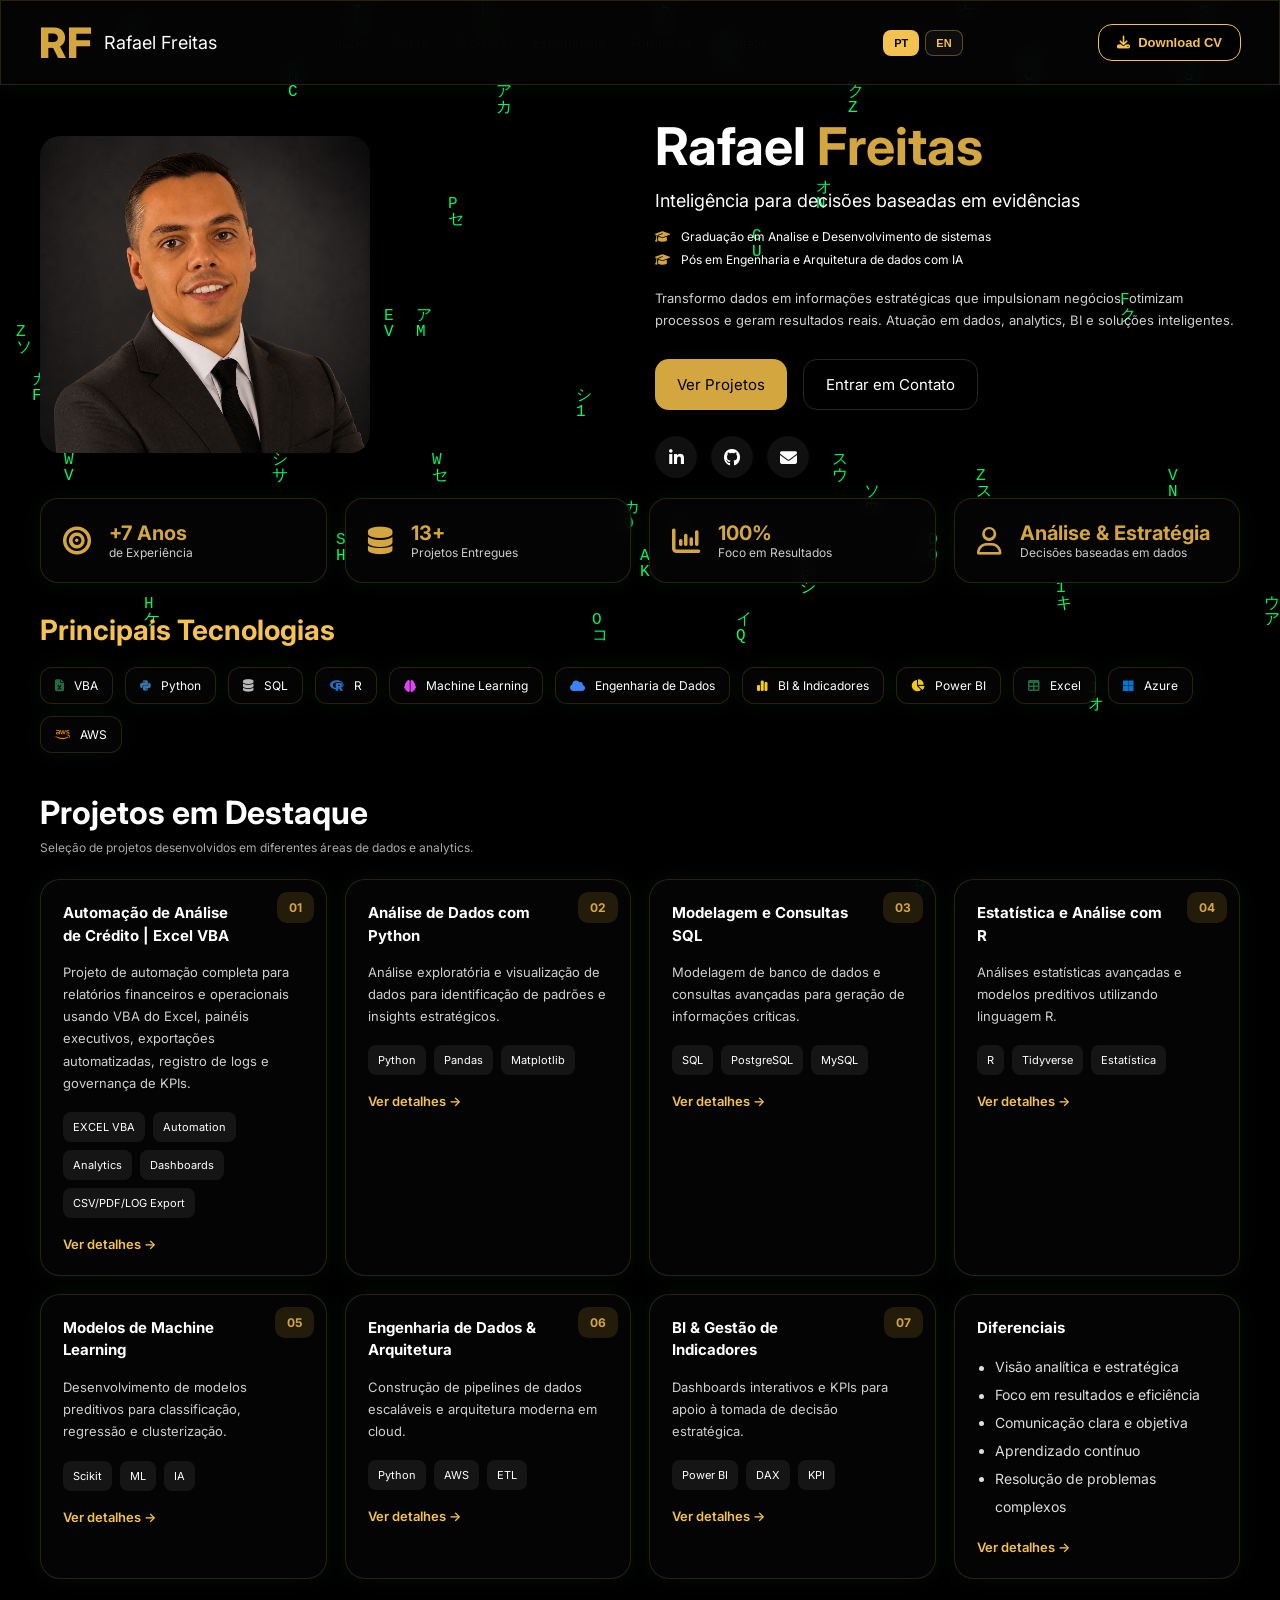
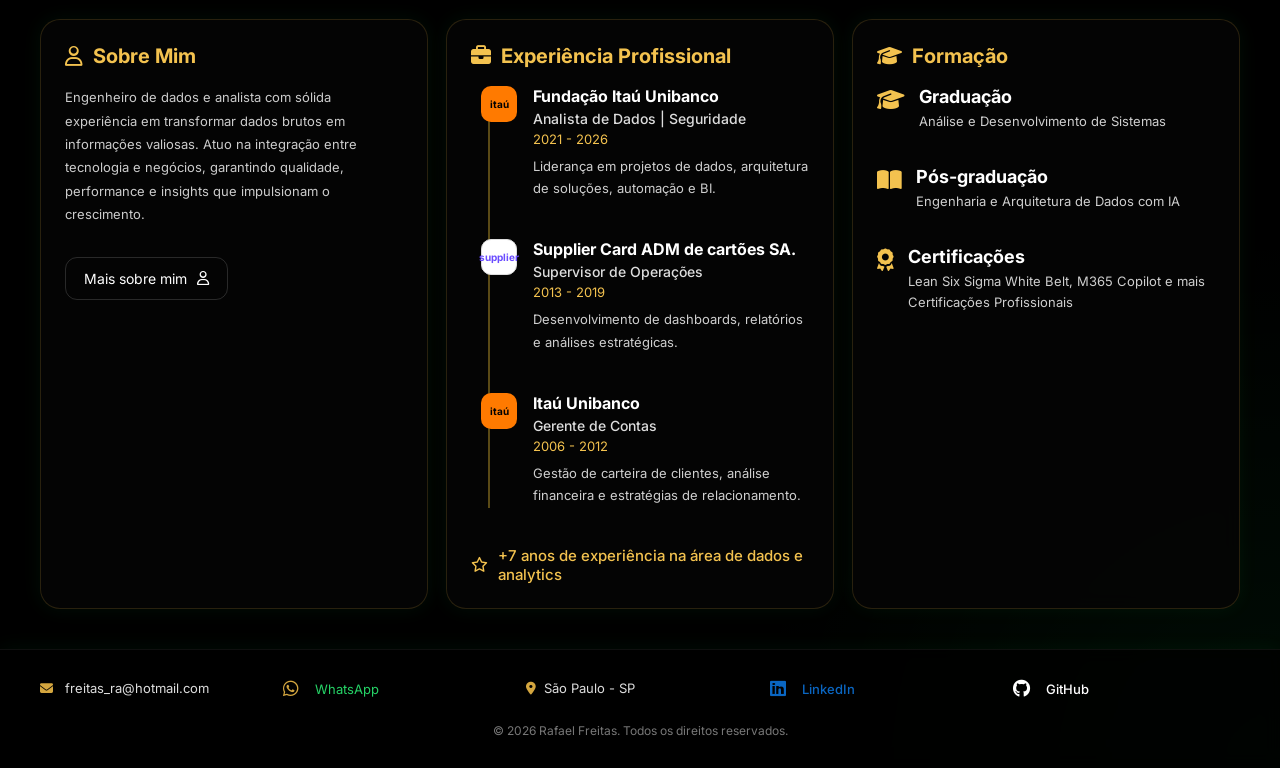
<file: index.html>
<!DOCTYPE html>
<html lang="pt-br">
<head>
<meta charset="UTF-8">
<meta name="viewport" content="width=device-width, initial-scale=1.0">
<title>Rafael Freitas | Portfolio</title>

<link rel="stylesheet" href="style.css">
<link rel="preconnect" href="https://fonts.googleapis.com">
<link rel="preconnect" href="https://fonts.gstatic.com" crossorigin>

<link href="https://fonts.googleapis.com/css2?family=Inter:wght@300;400;500;600;700;800&display=swap" rel="stylesheet">

<link rel="stylesheet" href="https://cdnjs.cloudflare.com/ajax/libs/font-awesome/6.5.2/css/all.min.css">
</head>

<body>

<canvas id="matrixCanvas"></canvas>


<header class="navbar">
  <div class="brand">
    <div class="logo">RF</div>
    <span>Rafael Freitas</span>
  </div>

  <nav>
    <a href="#" data-translate="home">Início</a>
    <a href="#sobre" data-translate="about">Sobre</a>
    <a href="#projetos" data-translate="projects">Projetos</a>
    <a href="#experiencia" data-translate="experience">Experiência</a>
    <a href="#formacao" data-translate="education">Formação</a>
    <a href="#contato" data-translate="contact">Contato</a>
  </nav>

  <div class="language-switch">
    <button id="pt-btn" class="lang-btn active">PT</button>
    <button id="en-btn" class="lang-btn">EN</button>
  </div>

  <div class="cv-dropdown">

    <button class="download-btn">
      <i class="fa-solid fa-download"></i>
      <span data-translate="downloadCV">Download CV</span>
    </button>

    <div class="cv-dropdown-content">

      <a href="assets/Rafael_Freitas_CV_PT.pdf" download>
        🇧🇷 Português
      </a>

      <a href="assets/Rafael_Freitas_CV_EN.pdf" download>
        🇺🇸 English
      </a>

    </div>

  </div>
</header>

<section class="hero">
  <div class="hero-image">
    <img src="assets/rafael.jpg" alt="Rafael Freitas">
  </div>

  <div class="hero-content">
    <h1>Rafael <span>Freitas</span></h1>

    <h2 data-translate="headline">
    Inteligência para decisões baseadas em evidências
    </h2>

    <div class="education">
      <p data-translate="heroGrad">
      <i class="fa-solid fa-graduation-cap"></i>
      Graduação em Analise e Desenvolvimento de sistemas
      </p>

      <p data-translate="heroPost">
      <i class="fa-solid fa-graduation-cap"></i>
      Pós em Engenharia e Arquitetura de dados com IA
      </p>
    </div>

    <p class="description" data-translate="summary">
      Transformo dados em informações estratégicas que impulsionam negócios,
      otimizam processos e geram resultados reais.<br>
      Atuação em dados, analytics, BI e soluções inteligentes.
    </p>

    <div class="buttons">
      <a href="#projetos" class="gold-btn" data-translate="viewProjects">
      Ver Projetos
      </a>

      <a href="#contato" class="dark-btn" data-translate="contactBtn">
      Entrar em Contato
      </a>
    </div>

    <div class="socials">
      <a target="_blank" href="https://www.linkedin.com/in/rafael-freitas-441a898a"><i class="fa-brands fa-linkedin-in"></i></a>
      <a target="_blank" href="https://github.com/RafaelLF1985"><i class="fa-brands fa-github"></i></a>
      <a href="mailto:freitas_ra@hotmail.com"><i class="fa-solid fa-envelope"></i></a>
    </div>
  </div>
</section>

<section class="stats">
  <div class="stat-card">
    <i class="fa-solid fa-bullseye"></i>
    <div>
      <h3>+7 Anos</h3>
      <p data-translate="yearsExp">de Experiência</p>
    </div>
  </div>

  <div class="stat-card">
    <i class="fa-solid fa-database"></i>
    <div>
      <h3>13+</h3>
      <p data-translate="projectsDelivered">Projetos Entregues</p>
    </div>
  </div>

  <div class="stat-card">
    <i class="fa-solid fa-chart-column"></i>
    <div>
      <h3>100%</h3>
      <p data-translate="resultsFocus">Foco em Resultados</p>
    </div>
  </div>

  <div class="stat-card">
    <i class="fa-regular fa-user"></i>
    <div>
      <h3>Análise & Estratégia</h3>
      <p data-translate="dataDriven">Decisões baseadas em dados</p>
    </div>
  </div>
</section>

<section class="techs">
  <h3 data-translate="mainTech">
  Principais Tecnologias
  </h3>

  <div class="tech-grid">
    <div class="tech"><i style="color:#1D6F42" class="fa-solid fa-file-excel"></i> VBA</div>
    <div class="tech"><i style="color:#3776AB" class="fa-brands fa-python"></i> Python</div>
    <div class="tech"><i style="color:#B8B8B8" class="fa-solid fa-database"></i> SQL</div>
    <div class="tech"><i style="color:#276DC3" class="fa-brands fa-r-project"></i> R</div>
    <div class="tech"><i style="color:#D946EF" class="fa-solid fa-brain"></i> Machine Learning</div>
    <div class="tech"><i style="color:#3B82F6" class="fa-solid fa-cloud"></i><span data-translate="dataEngineering">Engenharia de Dados</span></div>
    <div class="tech"><i style="color:#FACC15" class="fa-solid fa-chart-simple"></i> BI & Indicadores</div>
    <div class="tech"><i style="color:#F2C811" class="fa-solid fa-chart-pie"></i> Power BI</div>
    <div class="tech"><i style="color:#1D6F42" class="fa-solid fa-table"></i> Excel</div>
    <div class="tech"><i style="color:#0078D4" class="fa-brands fa-microsoft"></i> Azure</div>
    <div class="tech"><i style="color:#FF9900" class="fa-brands fa-aws"></i> AWS</div>
  </div>
</section>

<section class="projects" id="projetos">
<h2 data-translate="featuredProjects">
Projetos em Destaque
</h2>
<p class="subtitle" data-translate="projectsSubtitle">
Seleção de projetos desenvolvidos em diferentes áreas de dados e analytics.</p>

<div class="cards">
<div class="card"><div class="num">01</div><h3 data-translate="vbaTitle">Automação de Análise de Crédito | Excel VBA</h3>
<p data-translate="vbaDesc">Projeto de automação completa para relatórios financeiros e operacionais usando VBA do Excel, painéis executivos, exportações automatizadas, registro de logs e governança de KPIs.</p><div class="tags"><span>EXCEL VBA</span><span>Automation</span><span>Analytics</span><span>Dashboards</span><span>CSV/PDF/LOG Export</span></div>

<a href="https://github.com/RafaelLF1985/credit-analytics-automation-vba?" class="details-btn">
<span data-translate="details">Ver detalhes →</span>
</a></div>

<div class="card"><div class="num">02</div><h3 data-translate="pythonTitle">Análise de Dados com Python</h3>
<p data-translate="pythonDesc">Análise exploratória e visualização de dados para identificação de padrões e insights estratégicos.</p><div class="tags"><span>Python</span><span>Pandas</span><span>Matplotlib</span></div>

<a href="projetos/python.html" class="details-btn">
<span data-translate="details">Ver detalhes →</span>
</a></div>

<div class="card"><div class="num">03</div><h3 data-translate="sqlTitle">Modelagem e Consultas SQL</h3>
<p data-translate="sqlDesc">Modelagem de banco de dados e consultas avançadas para geração de informações críticas.</p><div class="tags"><span>SQL</span><span>PostgreSQL</span><span>MySQL</span></div>

<a href="projetos/sql.html" class="details-btn">
<span data-translate="details">Ver detalhes →</span>
</a></div>

<div class="card"><div class="num">04</div><h3 data-translate="rTitle">Estatística e Análise com R</h3>
<p data-translate="rDesc">Análises estatísticas avançadas e modelos preditivos utilizando linguagem R.</p><div class="tags"><span>R</span><span>Tidyverse</span><span>Estatística</span></div>

<a href="projetos/r.html" class="details-btn">
<span data-translate="details">Ver detalhes →</span>
</a></div>

<div class="card"><div class="num">05</div><h3 data-translate="mlTitle">Modelos de Machine Learning</h3>
<p data-translate="mlDesc">Desenvolvimento de modelos preditivos para classificação, regressão e clusterização.</p><div class="tags"><span>Scikit</span><span>ML</span><span>IA</span></div>

<a href="projetos/ml.html" class="details-btn">
<span data-translate="details">Ver detalhes →</span>
</a></div>

<div class="card"><div class="num">06</div><h3 data-translate="dataTitle">Engenharia de Dados & Arquitetura</h3>
<p data-translate="dataDesc">Construção de pipelines de dados escaláveis e arquitetura moderna em cloud.</p><div class="tags"><span>Python</span><span>AWS</span><span>ETL</span></div>

<a href="projetos/engenharia-dados.html" class="details-btn">
<span data-translate="details">Ver detalhes →</span>
</a></div>

<div class="card"><div class="num">07</div><h3 data-translate="biTitle">BI & Gestão de Indicadores</h3>
<p data-translate="biDesc">Dashboards interativos e KPIs para apoio à tomada de decisão estratégica.</p><div class="tags"><span>Power BI</span><span>DAX</span><span>KPI</span></div>

<a href="projetos/bi.html" class="details-btn">
<span data-translate="details">Ver detalhes →</span>
</a></div>

<div class="card">

<h3 data-translate="differentialsTitle">
Diferenciais
</h3>

<ul>
<li data-translate="diff1">
Visão analítica e estratégica
</li>

<li data-translate="diff2">
Foco em resultados e eficiência
</li>

<li data-translate="diff3">
Comunicação clara e objetiva
</li>

<li data-translate="diff4">
Aprendizado contínuo
</li>

<li data-translate="diff5">
Resolução de problemas complexos
</li>
</ul>
<a href="projetos/bi.html" class="details-btn">
<span data-translate="details">Ver detalhes →</span>
</a>
</div>
</div>
</section>


<section class="bottom-grid">
<div class="info-card" id="sobre">
<h3><i class="fa-regular fa-user"></i> <span data-translate="aboutMe">Sobre Mim</span></h3>
<p data-translate="aboutText">
Engenheiro de dados e analista com sólida experiência em transformar dados brutos em informações valiosas.
Atuo na integração entre tecnologia e negócios, garantindo qualidade, performance e insights que impulsionam o crescimento.
</p>

<a class="about-btn" href="#">
<span data-translate="moreAbout">Mais sobre mim</span> <i class="fa-regular fa-user"></i>
</a>
</div>

<div class="info-card exp-card" id="experiencia">
<h3><i class="fa-solid fa-briefcase"></i> <span data-translate="professionalExperience">Experiência Profissional</span></h3>

<div class="timeline">

<div class="timeline-item">
<div class="timeline-icon ita">itaú</div>

<div class="timeline-content">
<h4 data-translate="exp1Company">Fundação Itaú Unibanco</h4>
<h5 data-translate="exp1Role">Analista de Dados | Seguridade</h5>
<span>2021 - 2026</span>
<p data-translate="exp1Desc">Liderança em projetos de dados, arquitetura de soluções, automação e BI.</p>
</div>
</div>

<div class="timeline-item">
<div class="timeline-icon supplier">supplier</div>

<div class="timeline-content">
<h4 data-translate="exp2Company">Supplier Card ADM de cartões SA.</h4>
<h5 data-translate="exp2Role">Supervisor de Operações</h5>
<span>2013 - 2019</span>
<p data-translate="exp2Desc">Desenvolvimento de dashboards, relatórios e análises estratégicas.</p>
</div>
</div>

<div class="timeline-item">
<div class="timeline-icon ita">itaú</div>

<div class="timeline-content">
<h4 data-translate="exp3Company">Itaú Unibanco</h4>
<h5 data-translate="exp3Role">Gerente de Contas</h5>
<span>2006 - 2012</span>
<p data-translate="exp3Desc">Gestão de carteira de clientes, análise financeira e estratégias de relacionamento.</p>
</div>
</div>

</div>

<div class="exp-years">
<i class="fa-regular fa-star"></i>
<span data-translate="experienceYears">+7 anos de experiência na área de dados e analytics</span>
</div>

</div>

<div class="info-card" id="formacao">
<h3>
<i class="fa-solid fa-graduation-cap"></i>
<span data-translate="educationTitle">Formação</span>
</h3>

<div class="formation-item">
<i class="fa-solid fa-graduation-cap"></i>
<div>
<h4 data-translate="graduationTitle">Graduação</h4>
<p data-translate="graduationDesc">Análise e Desenvolvimento de Sistemas</p>
</div>
</div>

<div class="formation-item">
<i class="fa-solid fa-book-open"></i>
<div>
<h4 data-translate="postgraduateTitle">Pós-graduação</h4>
<p data-translate="postgraduateDesc">Engenharia e Arquitetura de Dados com IA</p>
</div>
</div>

<div class="formation-item">
<i class="fa-solid fa-award"></i>
<div>
<h4 data-translate="certificationsTitle">Certificações</h4>
<p data-translate="certificationsDesc">Lean Six Sigma White Belt, M365 Copilot e mais Certificações Profissionais</p>
</div>
</div>

</div>
</section>


<footer id="contato">
<div class="footer-grid">
<div><i class="fa-solid fa-envelope"></i> freitas_ra@hotmail.com</div>
<div>
  <a href="https://wa.me/5511957150556" target="_blank" class="whatsapp-link">
    <i class="fa-brands fa-whatsapp"></i> WhatsApp
  </a>
</div>
<div><i class="fa-solid fa-location-dot"></i><span data-translate="location">São Paulo - SP</span></div>
<div>
  <a href="https://www.linkedin.com/in/rafael-freitas-441a898a" target="_blank" class="linkedin-link">
    <i class="fa-brands fa-linkedin"></i>
    LinkedIn
  </a>
</div>
<div>
  <a href="https://github.com/RafaelLF1985" target="_blank" class="github-link">
    <i class="fa-brands fa-github"></i>
    GitHub
  </a>
</div>
</div>
<p class="copy">© 2026 Rafael Freitas. Todos os direitos reservados.</p>
</footer>


<script>
const canvas = document.getElementById('matrixCanvas');
const ctx = canvas.getContext('2d');

canvas.width = window.innerWidth;
canvas.height = window.innerHeight;

const chars = '01アイウエオカキクケコサシスセソABCDEFGHIJKLMNOPQRSTUVWXYZ';
const fontSize = 16;
const columns = canvas.width / fontSize;

const drops = [];

for(let x = 0; x < columns; x++){
    drops[x] = Math.random() * canvas.height;
}

function draw(){
    ctx.fillStyle = 'rgba(0,0,0,0.06)';
    ctx.fillRect(0,0,canvas.width,canvas.height);

    ctx.fillStyle = '#00ff66';
    ctx.font = fontSize + 'px monospace';

    for(let i = 0; i < drops.length; i++){

        const text = chars[Math.floor(Math.random() * chars.length)];

        ctx.fillText(text, i * fontSize, drops[i] * fontSize);

        if(drops[i] * fontSize > canvas.height && Math.random() > 0.975){
            drops[i] = 0;
        }

        drops[i]++;
    }
}

setInterval(draw, 40);

window.addEventListener('resize', () => {
    canvas.width = window.innerWidth;
    canvas.height = window.innerHeight;
});
</script>

<script>
const translations = {

pt: {

home:'Início',
about:'Sobre',
projects:'Projetos',
experience:'Experiência',
education:'Formação',
contact:'Contato',

headline:'Inteligência para decisões baseadas em evidências',

summary:'Transformo dados em informações estratégicas que impulsionam negócios, otimizam processos e geram resultados reais. Atuação em dados, analytics, BI e soluções inteligentes.',

viewProjects:'Ver Projetos',
contactBtn:'Entrar em Contato',

details:'Ver detalhes →',

yearsExp:'de Experiência',
yearsNumber:'+7 Anos',

projectsDelivered:'Projetos Entregues',
resultsFocus:'Foco em Resultados',

analysisStrategy:'Análise & Estratégia',

dataDriven:'Decisões baseadas em dados',

mainTech:'Principais Tecnologias',

featuredProjects:'Projetos em Destaque',

projectsSubtitle:'Seleção de projetos desenvolvidos em diferentes áreas de dados e analytics.',

vbaTitle:'Automação de Análise de Crédito | Excel VBA',
vbaDesc:'Projeto de automação completa para relatórios financeiros e operacionais usando VBA do Excel, painéis executivos, exportações automatizadas, registro de logs e governança de KPIs.',

pythonTitle:'Análise de Dados com Python',
pythonDesc:'Análise exploratória e visualização de dados para identificação de padrões e insights estratégicos.',

sqlTitle:'Modelagem e Consultas SQL',
sqlDesc:'Modelagem de banco de dados e consultas avançadas para geração de informações críticas.',

rTitle:'Estatística e Análise com R',
rDesc:'Análises estatísticas avançadas e modelos preditivos utilizando linguagem R.',

mlTitle:'Modelos de Machine Learning',
mlDesc:'Desenvolvimento de modelos preditivos para classificação, regressão e clusterização.',

dataTitle:'Engenharia de Dados & Arquitetura',
dataDesc:'Construção de pipelines de dados escaláveis e arquitetura moderna em cloud.',

biTitle:'BI & Gestão de Indicadores',
biDesc:'Dashboards interativos e KPIs para apoio à tomada de decisão estratégica.',

aboutMe:'Sobre Mim',

aboutText:'Engenheiro de dados e analista com sólida experiência em transformar dados brutos em informações valiosas. Atuo na integração entre tecnologia e negócios, garantindo qualidade, performance e insights que impulsionam o crescimento.',

professionalExperience:'Experiência Profissional',

educationTitle:'Formação',

location:'São Paulo - SP',

heroGrad:'<i class="fa-solid fa-graduation-cap"></i> Graduação em Analise e Desenvolvimento de sistemas',

heroPost:'<i class="fa-solid fa-graduation-cap"></i> Pós em Engenharia e Arquitetura de dados com IA',

dataEngineering:'Engenharia de Dados',

biIndicators:'BI & Indicadores',

automationTag:'Automação',

statisticsTag:'Estatística',

differentialsTitle:'Diferenciais',

diff1:'Visão analítica e estratégica',
diff2:'Foco em resultados e eficiência',
diff3:'Comunicação clara e objetiva',
diff4:'Aprendizado contínuo',
diff5:'Resolução de problemas complexos',

moreAbout:'Mais sobre mim',

exp1Company:'Fundação Itaú Unibanco',
exp1Role:'Analista de Dados | Seguridade',
exp1Desc:'Liderança em projetos de dados, arquitetura de soluções, automação e BI.',

exp2Company:'Supplier Card ADM de cartões SA.',
exp2Role:'Supervisor de Operações',
exp2Desc:'Desenvolvimento de dashboards, relatórios e análises estratégicas.',

exp3Company:'Itaú Unibanco',
exp3Role:'Gerente de Contas',
exp3Desc:'Gestão de carteira de clientes, análise financeira e estratégias de relacionamento.',

experienceYears:'+7 anos de experiência na área de dados e analytics',

graduationTitle:'Graduação',
graduationDesc:'Análise e Desenvolvimento de Sistemas',

postgraduateTitle:'Pós-graduação',
postgraduateDesc:'Engenharia e Arquitetura de Dados com IA',

certificationsTitle:'Certificações',

certificationsDesc:'Lean Six Sigma White Belt, M365 Copilot e mais Certificações Profissionais',

downloadCV:'Download CV',

whatsapp:'WhatsApp',

linkedin:'LinkedIn',

github:'GitHub',

copyright:'© 2026 Rafael Freitas. Todos os direitos reservados.'

},

en: {

home:'Home',
about:'About',
projects:'Projects',
experience:'Experience',
education:'Education',
contact:'Contact',

headline:'Intelligence for evidence-based decisions',

summary:'I transform data into strategic information that drives business, optimizes processes and generates real results. Expertise in data, analytics, BI and intelligent solutions.',

viewProjects:'View Projects',
contactBtn:'Contact Me',

details:'View details →',

yearsExp:'Years of Experience',
yearsNumber:'+7 Years',

projectsDelivered:'Delivered Projects',
resultsFocus:'Results Driven',

analysisStrategy:'Analysis & Strategy',

dataDriven:'Data-driven decisions',

mainTech:'Main Technologies',

featuredProjects:'Featured Projects',

projectsSubtitle:'Selection of projects developed in different areas of data and analytics.',

vbaTitle:'Credit Analytics Automation | Excel VBA',
vbaDesc:'End-to-end automation project for financial and operational reporting using Excel VBA, executive dashboards, automated exports, logging and KPI governance.',

pythonTitle:'Data Analysis with Python',
pythonDesc:'Exploratory analysis and data visualization to identify patterns and strategic insights.',

sqlTitle:'SQL Modeling and Queries',
sqlDesc:'Database modeling and advanced queries for generating critical information.',

rTitle:'Statistics and Analysis with R',
rDesc:'Advanced statistical analysis and predictive models using R language.',

mlTitle:'Machine Learning Models',
mlDesc:'Development of predictive models for classification, regression and clustering.',

dataTitle:'Data Engineering & Architecture',
dataDesc:'Building scalable data pipelines and modern cloud architecture.',

biTitle:'BI & Indicator Management',
biDesc:'Interactive dashboards and KPIs to support strategic decision-making.',

aboutMe:'About Me',

aboutText:'Data engineer and analyst with strong experience transforming raw data into valuable insights. I work at the intersection of technology and business, ensuring quality, performance and insights that drive growth.',

professionalExperience:'Professional Experience',

educationTitle:'Education',

location:'São Paulo - SP',

heroGrad:'<i class="fa-solid fa-graduation-cap"></i> Degree in Systems Analysis and Development',

heroPost:'<i class="fa-solid fa-graduation-cap"></i> Postgraduate in Data Engineering and Architecture with AI',

dataEngineering:'Data Engineering',

biIndicators:'BI & Indicators',

automationTag:'Automation',

statisticsTag:'Statistics',

differentialsTitle:'Strengths',

diff1:'Analytical and strategic vision',
diff2:'Focus on results and efficiency',
diff3:'Clear and objective communication',
diff4:'Continuous learning',
diff5:'Complex problem solving',

moreAbout:'More about me',

exp1Company:'Itaú Unibanco Foundation',
exp1Role:'Data Analyst | Insurance',
exp1Desc:'Leadership in data projects, solution architecture, automation and BI.',

exp2Company:'Supplier Card',
exp2Role:'Operations Supervisor',
exp2Desc:'Development of dashboards, reports and strategic analysis.',

exp3Company:'Itaú Unibanco',
exp3Role:'Account Manager',
exp3Desc:'Customer portfolio management, financial analysis and relationship strategies.',

experienceYears:'+7 years of experience in data and analytics',

graduationTitle:'Graduation',
graduationDesc:'Systems Analysis and Development',

postgraduateTitle:'Postgraduate',
postgraduateDesc:'Data Engineering and Architecture with AI',

certificationsTitle:'Certifications',

certificationsDesc:'Lean Six Sigma White Belt, M365 Copilot and other professional certifications',

downloadCV:'Download Resume',

whatsapp:'WhatsApp',

linkedin:'LinkedIn',

github:'GitHub',

copyright:'© 2026 Rafael Freitas. All rights reserved.'

}

};

function setLanguage(lang){

  document.querySelectorAll('[data-translate]').forEach(el => {

    const key = el.getAttribute('data-translate');

    if(translations[lang][key]){
      el.innerHTML = translations[lang][key];
    }
  });

  localStorage.setItem('portfolio-language', lang);

  document.getElementById('pt-btn').classList.remove('active');
  document.getElementById('en-btn').classList.remove('active');

  document.getElementById(`${lang}-btn`).classList.add('active');
}

// eventos

document.getElementById('pt-btn').addEventListener('click', () => {
  setLanguage('pt');
});

document.getElementById('en-btn').addEventListener('click', () => {
  setLanguage('en');
});

// idioma salvo
const savedLanguage = localStorage.getItem('portfolio-language') || 'pt';
setLanguage(savedLanguage);
</script>

</body>
</html>
</file>
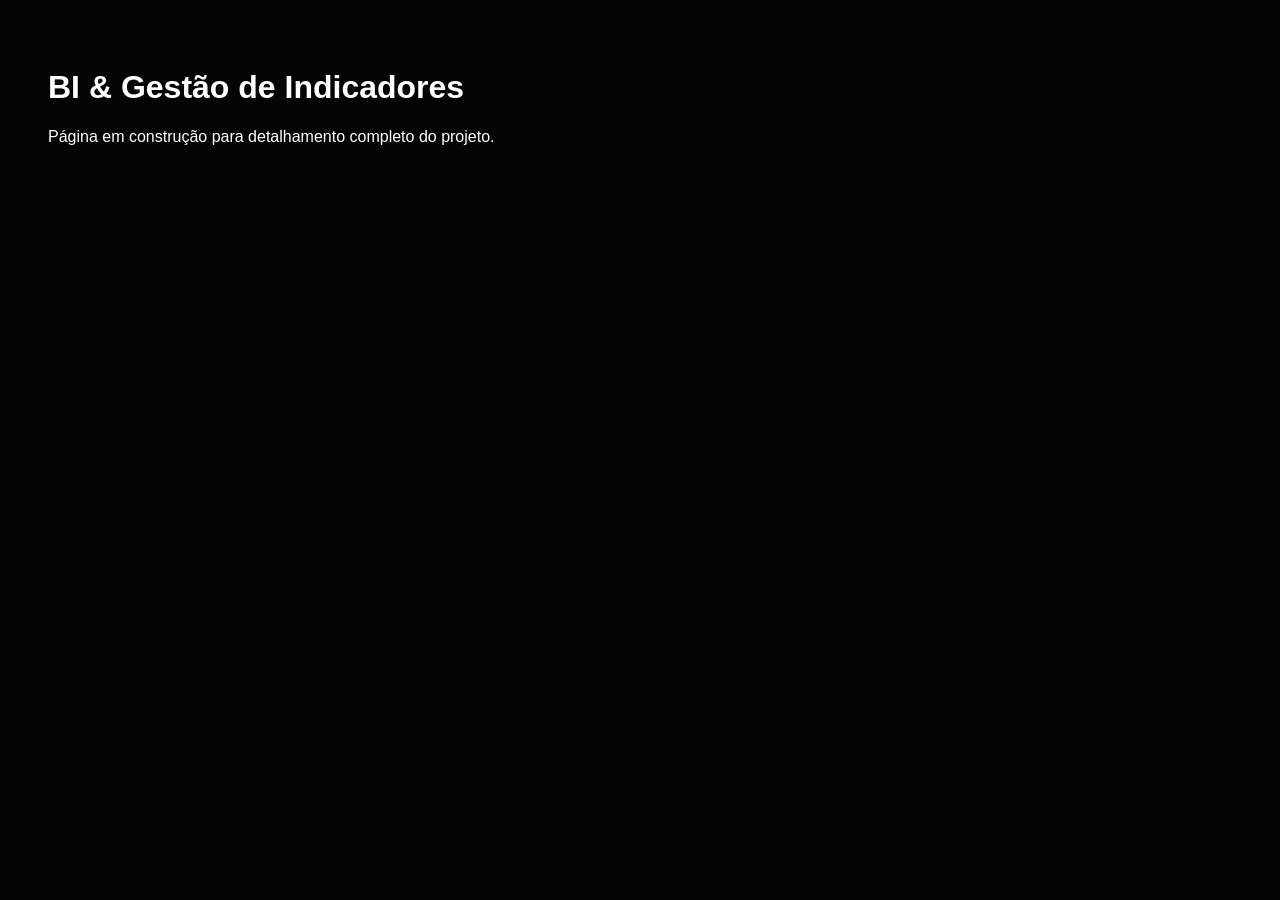
<file: projetos/bi.html>
<!DOCTYPE html>
<html lang="pt-br">
<head>
<meta charset="UTF-8">
<title>BI & Gestão de Indicadores</title>
</head>
<body style="background:#050505;color:#fff;font-family:Arial;padding:40px">
<h1>BI & Gestão de Indicadores</h1>
<p>Página em construção para detalhamento completo do projeto.</p>
</body>
</html>
</file>
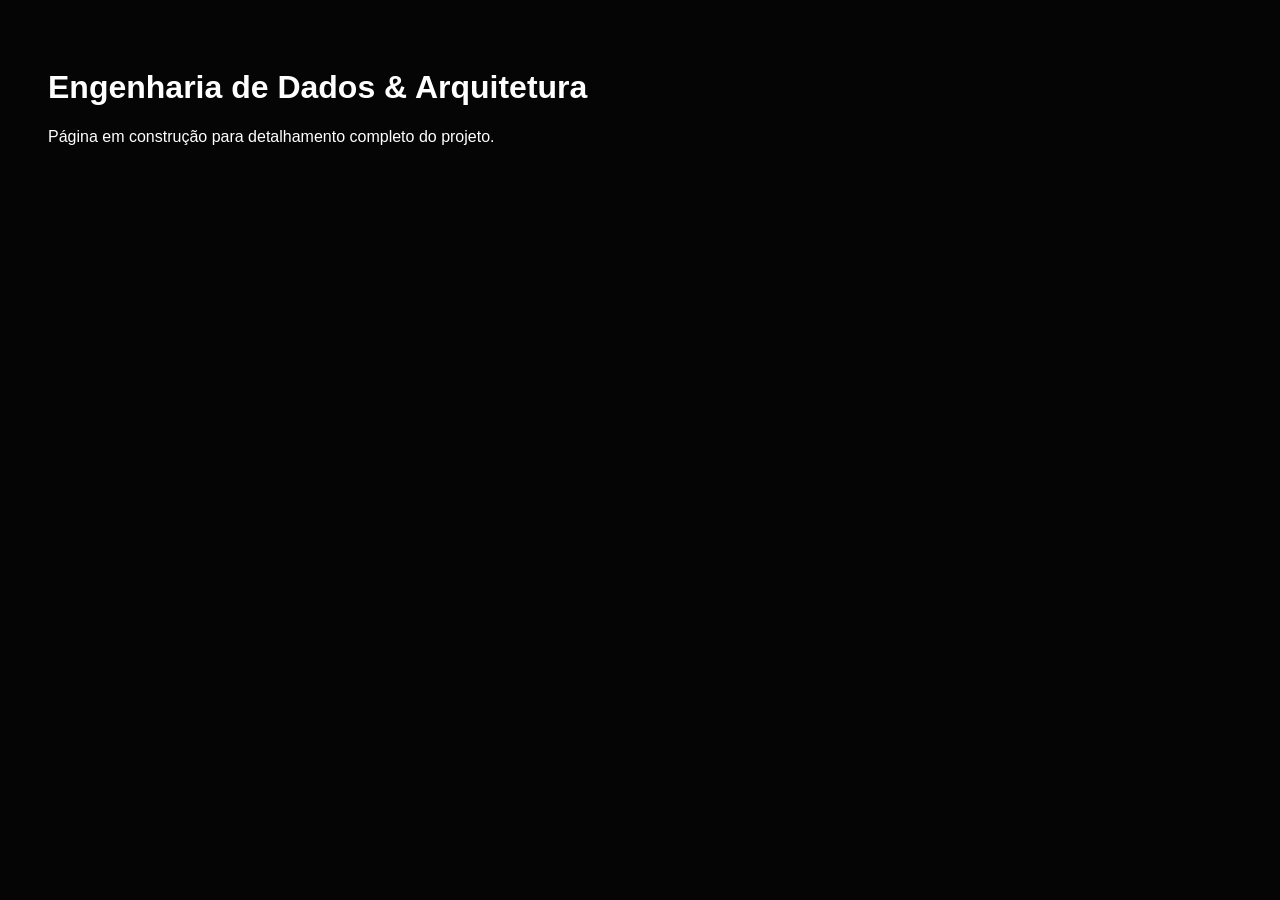
<file: projetos/engenharia-dados.html>
<!DOCTYPE html>
<html lang="pt-br">
<head>
<meta charset="UTF-8">
<title>Engenharia de Dados & Arquitetura</title>
</head>
<body style="background:#050505;color:#fff;font-family:Arial;padding:40px">
<h1>Engenharia de Dados & Arquitetura</h1>
<p>Página em construção para detalhamento completo do projeto.</p>
</body>
</html>
</file>
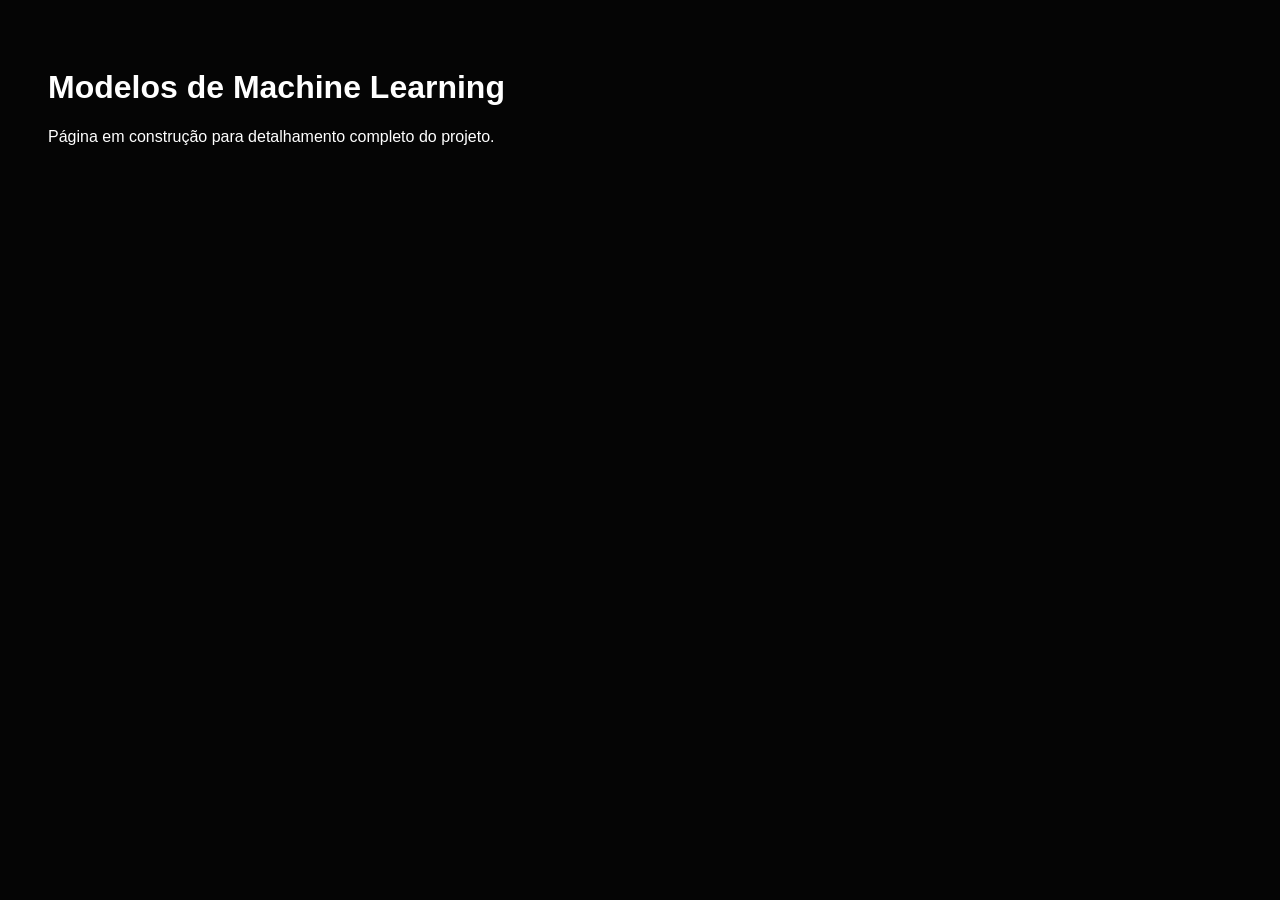
<file: projetos/ml.html>
<!DOCTYPE html>
<html lang="pt-br">
<head>
<meta charset="UTF-8">
<title>Modelos de Machine Learning</title>
</head>
<body style="background:#050505;color:#fff;font-family:Arial;padding:40px">
<h1>Modelos de Machine Learning</h1>
<p>Página em construção para detalhamento completo do projeto.</p>
</body>
</html>
</file>
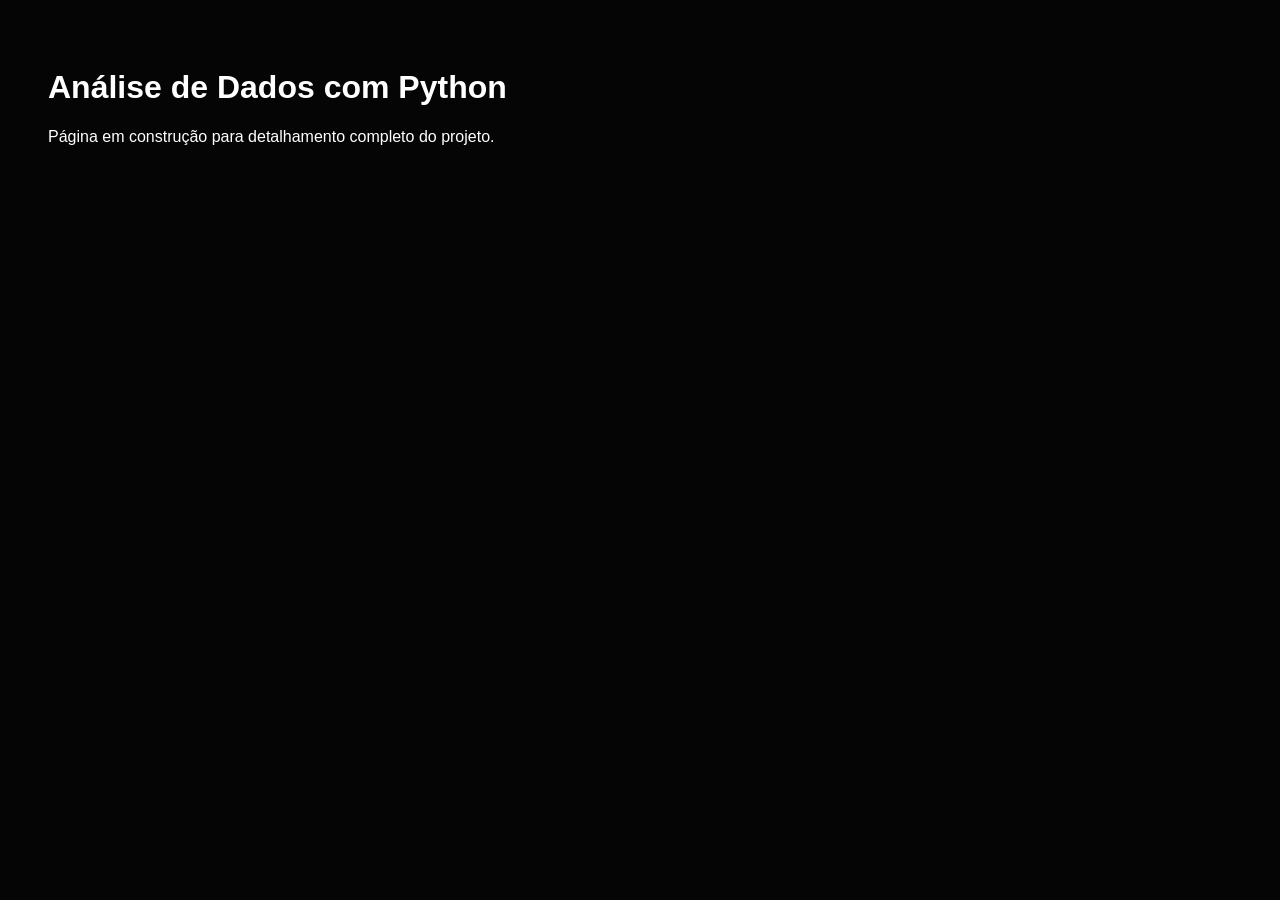
<file: projetos/python.html>
<!DOCTYPE html>
<html lang="pt-br">
<head>
<meta charset="UTF-8">
<title>Análise de Dados com Python</title>
</head>
<body style="background:#050505;color:#fff;font-family:Arial;padding:40px">
<h1>Análise de Dados com Python</h1>
<p>Página em construção para detalhamento completo do projeto.</p>
</body>
</html>
</file>
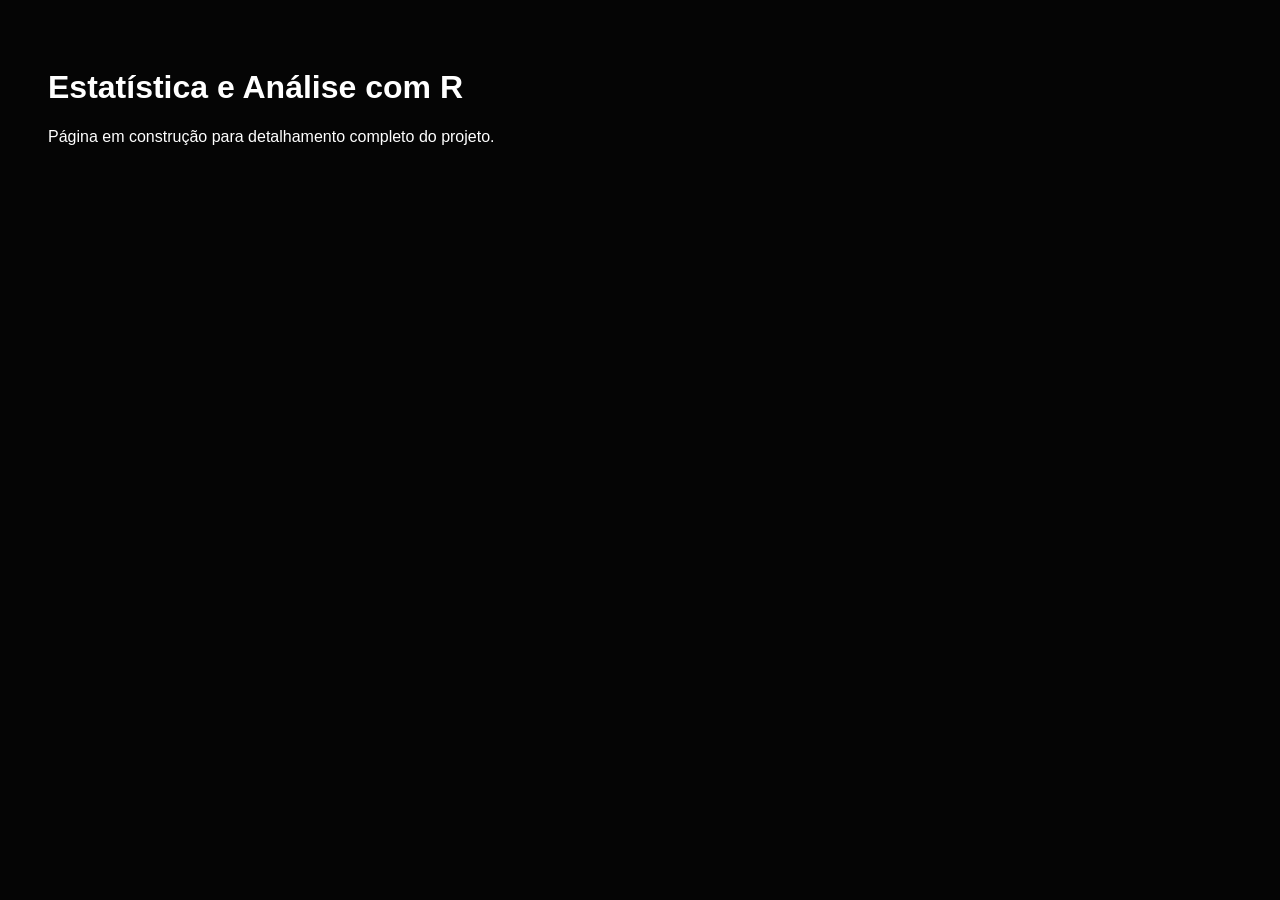
<file: projetos/r.html>
<!DOCTYPE html>
<html lang="pt-br">
<head>
<meta charset="UTF-8">
<title>Estatística e Análise com R</title>
</head>
<body style="background:#050505;color:#fff;font-family:Arial;padding:40px">
<h1>Estatística e Análise com R</h1>
<p>Página em construção para detalhamento completo do projeto.</p>
</body>
</html>
</file>
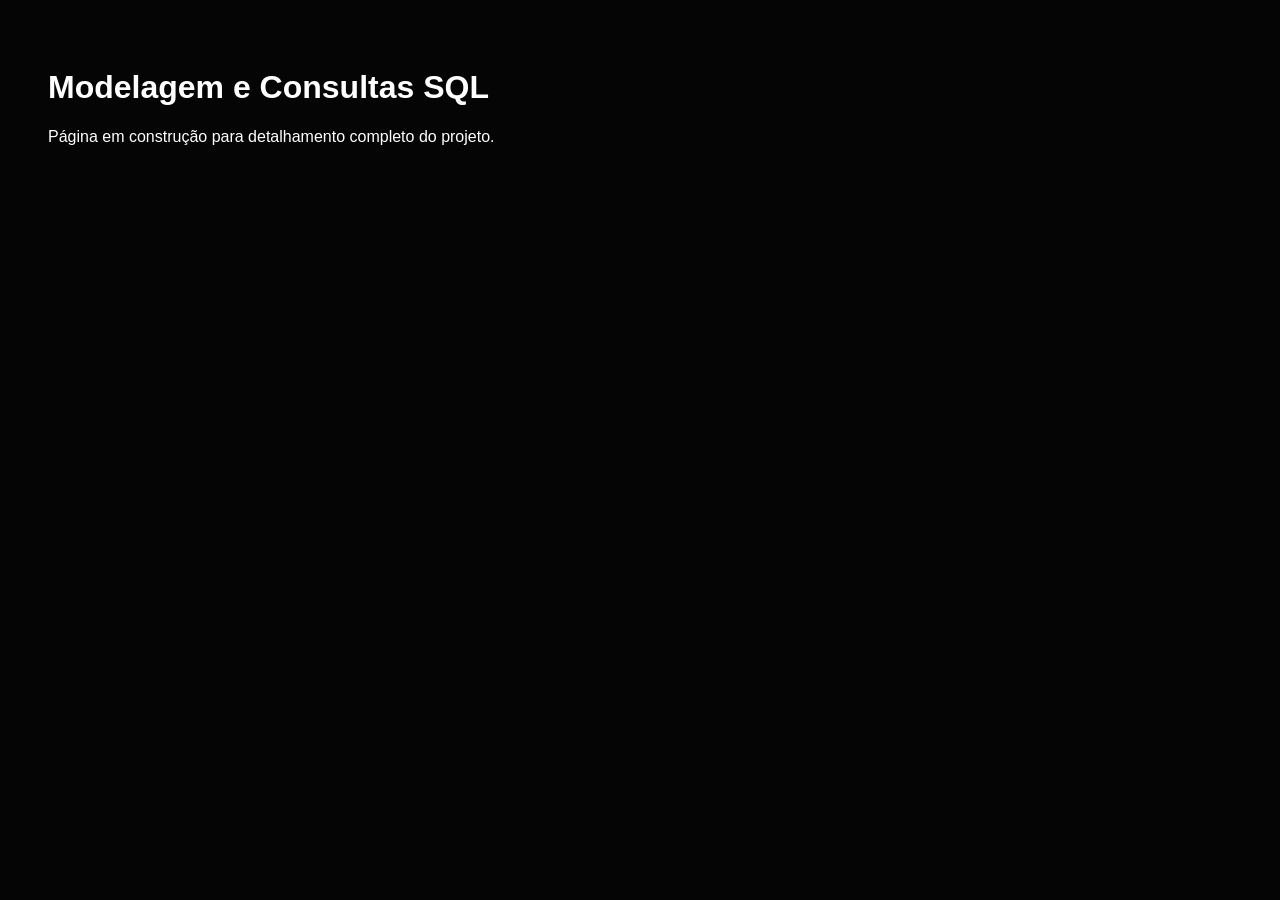
<file: projetos/sql.html>
<!DOCTYPE html>
<html lang="pt-br">
<head>
<meta charset="UTF-8">
<title>Modelagem e Consultas SQL</title>
</head>
<body style="background:#050505;color:#fff;font-family:Arial;padding:40px">
<h1>Modelagem e Consultas SQL</h1>
<p>Página em construção para detalhamento completo do projeto.</p>
</body>
</html>
</file>
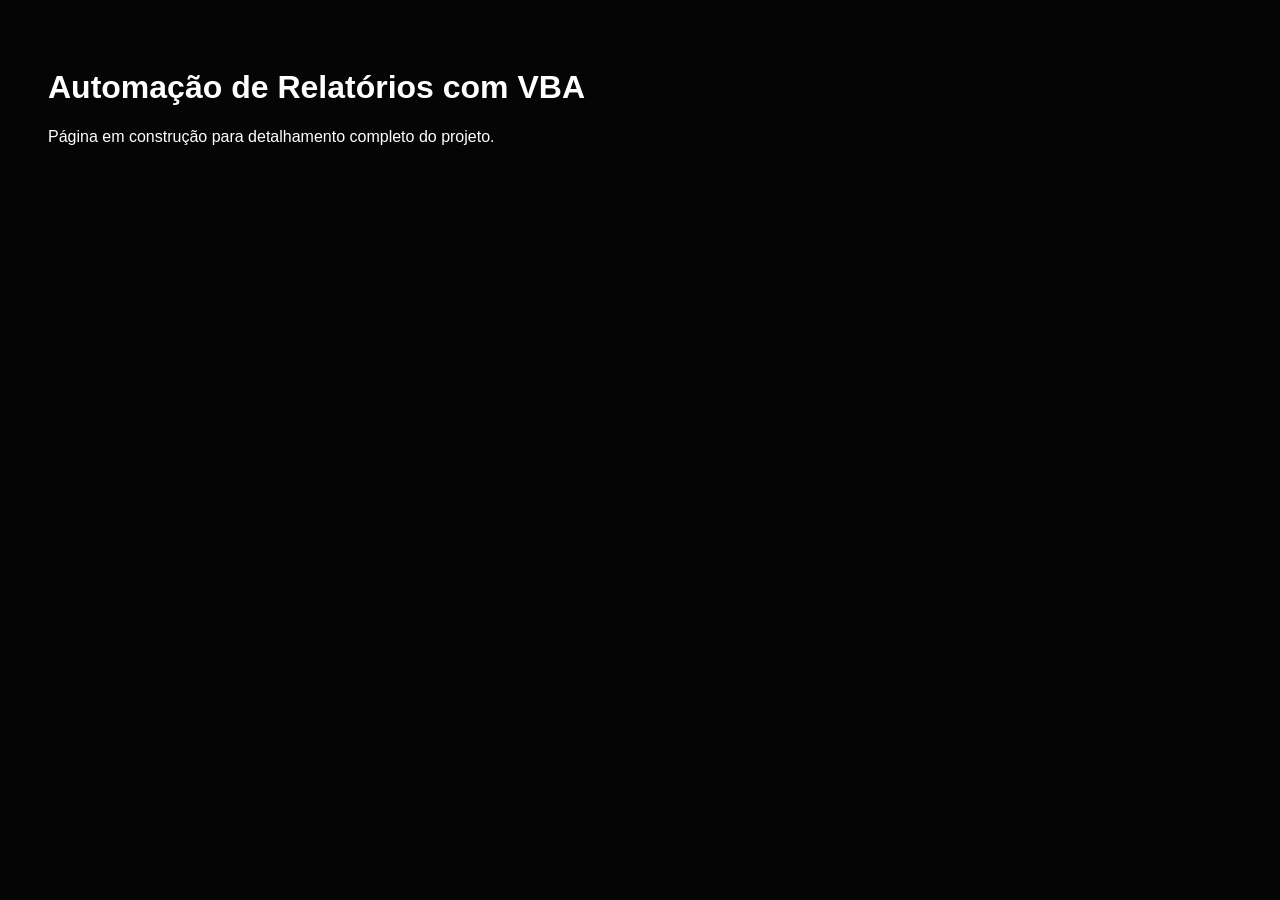
<file: projetos/vba.html>
<!DOCTYPE html>
<html lang="pt-br">
<head>
<meta charset="UTF-8">
<title>Automação de Relatórios com VBA</title>
</head>
<body style="background:#050505;color:#fff;font-family:Arial;padding:40px">
<h1>Automação de Relatórios com VBA</h1>
<p>Página em construção para detalhamento completo do projeto.</p>
</body>
</html>
</file>
<file: style.css>
*{margin:0;padding:0;box-sizing:border-box}
body{
font-family:'Inter',sans-serif;
background:#050505;
color:#fff;
background-image:radial-gradient(circle at top left, rgba(255,174,0,.12), transparent 25%);
}
.navbar{
display:flex;justify-content:space-between;align-items:center;
padding:16px 38px;border-bottom:1px solid rgba(255,255,255,.06);
position:sticky;top:0;background:#050505f2;backdrop-filter:blur(10px);z-index:999;
}
.brand{display:flex;align-items:center;gap:12px;font-size:18px}
.logo{font-size:42px;font-weight:800;color:#d4a63f}
nav{display:flex;gap:26px}
nav a{text-decoration:none;color:#080808;font-size:14px}
.download-btn{
display:flex;
align-items:center;
gap:8px;

background:#000 !important;
color:#f3c24f !important;

border:1px solid #f3c24f;
border-radius:14px;

padding:12px 20px;

text-decoration:none;
font-size:13px;
font-weight:600;

transition:.3s ease;

box-shadow:none;
}
.hero{
display:grid;grid-template-columns:1fr 1fr;gap:30px;
padding:30px 40px 10px;align-items:center;
}
.hero-image img{width:100%;max-width:420px;border-radius:20px}
.hero-content h1{font-size:64px;margin-bottom:12px}
.hero-content h1 span{color:#d4a63f}
.hero-content h2{font-size:22px;font-weight:400;margin-bottom:18px}
.education p{margin-bottom:8px;font-size:15px}
.education i{color:#d4a63f;margin-right:8px}
.description{margin-top:20px;font-size:16px;line-height:1.8;color:#cfcfcf;max-width:620px}
.buttons{display:flex;gap:16px;margin-top:28px}
.gold-btn,.dark-btn{
padding:15px 22px;border-radius:14px;text-decoration:none;
font-size:15px;display:flex;gap:10px;align-items:center
}
.gold-btn{background:#d4a63f;color:#000}
.dark-btn{border:1px solid rgba(255,255,255,.15);color:#fff}
.socials{display:flex;gap:14px;margin-top:26px}
.socials a{
width:48px;height:48px;border-radius:50%;
background:#101010;display:flex;align-items:center;justify-content:center;
color:#fff;text-decoration:none;font-size:20px
}
.stats{
display:grid;grid-template-columns:repeat(4,1fr);
gap:18px;padding:10px 40px;
}
.stat-card{
background:#0d0d0d;border:1px solid rgba(255,255,255,.06);
padding:22px;border-radius:18px;display:flex;gap:18px;align-items:center
}
.stat-card i{font-size:28px;color:#d4a63f}
.stat-card h3{font-size:24px;color:#d4a63f}
.stat-card p{font-size:14px;color:#ccc}
.techs,.projects,.bottom-grid{padding:20px 40px}
.techs h3{margin-bottom:20px;font-size:28px;color:#f3c24f}
.tech-grid{display:flex;gap:12px;flex-wrap:wrap}
.tech{
background:#0d0d0d;border:1px solid rgba(255,255,255,.08);
padding:12px 16px;border-radius:12px;font-size:14px;
display:flex;gap:10px;align-items:center
}
.projects h2{font-size:38px}
.projects h2 span{color:#d4a63f}
.subtitle{color:#aaa;margin-top:8px;margin-bottom:24px;font-size:14px}
.cards{
display:grid;grid-template-columns:repeat(auto-fit,minmax(250px,1fr));gap:18px
}
.card{
background:#0d0d0d;border:1px solid rgba(255,255,255,.08);
padding:22px;border-radius:20px;position:relative;min-height:240px
}
.num{
position:absolute;right:16px;top:16px;background:#241c0a;color:#d4a63f;
padding:8px 12px;border-radius:10px;font-size:14px;font-weight:700
}
.card h3{font-size:18px;margin-bottom:14px}
.card p{font-size:14px;line-height:1.7;color:#cfcfcf}
.tags{display:flex;gap:8px;flex-wrap:wrap;margin-top:18px}
.tags span{
background:#151515;border-radius:8px;padding:8px 10px;font-size:12px
}
.card ul{padding-left:18px;color:#ddd;line-height:2;font-size:14px}
.bottom-grid{
display:grid;grid-template-columns:repeat(3,1fr);gap:18px
}
.info-card{
background:#0d0d0d;border:1px solid rgba(255,255,255,.08);
padding:24px;border-radius:20px
}
.info-card h3{color:#d4a63f;margin-bottom:14px}
.info-card p{font-size:14px;line-height:1.8;color:#ccc;margin-bottom:12px}
footer{
padding:30px 40px;border-top:1px solid rgba(255,255,255,.06);margin-top:20px
}
.footer-grid{
display:grid;grid-template-columns:repeat(auto-fit,minmax(220px,1fr));
gap:16px;font-size:13px;color:#ddd
}
.footer-grid i{color:#d4a63f;margin-right:8px}
.copy{text-align:center;margin-top:25px;color:#777;font-size:12px}
@media(max-width:980px){
.hero{grid-template-columns:1fr}
.stats{grid-template-columns:1fr}
.bottom-grid{grid-template-columns:1fr}
nav{display:none}
.hero-content h1{font-size:44px}
}


.about-btn{
display:inline-flex;
align-items:center;
gap:10px;
margin-top:18px;
padding:12px 18px;
border:1px solid rgba(255,255,255,.15);
border-radius:12px;
text-decoration:none;
color:#fff;
font-size:14px;
}

.info-card h3{
display:flex;
align-items:center;
gap:10px;
color:#f3c24f;
font-size:24px;
margin-bottom:18px;
}

.info-card h3 i{
color:#f3c24f;
}

.timeline{
position:relative;
padding-left:10px;
}

.timeline:before{
content:'';
position:absolute;
left:17px;
top:10px;
bottom:10px;
width:2px;
background:#5a4a16;
}

.timeline-item{
display:flex;
gap:16px;
position:relative;
margin-bottom:28px;
}

.timeline-icon{
width:36px;
height:36px;
border-radius:10px;
display:flex;
align-items:center;
justify-content:center;
font-size:10px;
font-weight:700;
z-index:2;
flex-shrink:0;
}

.timeline-icon.ita{
background:#ff7a00;
color:#000;
}

.timeline-icon.supplier{
background:#ffffff;
color:#6a4cff;
border:1px solid #ddd;
}

.timeline-content h4{
font-size:18px;
margin-bottom:4px;
}

.timeline-content h5{
font-size:16px;
font-weight:500;
color:#ddd;
margin-bottom:4px;
}

.timeline-content span{
font-size:14px;
color:#f3c24f;
display:block;
margin-bottom:8px;
}

.timeline-content p{
font-size:14px;
line-height:1.7;
color:#cfcfcf;
}

.exp-years{
display:flex;
align-items:center;
gap:10px;
margin-top:10px;
color:#f3c24f;
font-size:15px;
font-weight:500;
}

.formation-item{
display:flex;
gap:14px;
margin-bottom:22px;
align-items:flex-start;
}

.formation-item i{
color:#f3c24f;
font-size:22px;
margin-top:3px;
}

.formation-item h4{
font-size:18px;
margin-bottom:4px;
}

.formation-item p{
font-size:14px;
line-height:1.6;
color:#cfcfcf;
}


/* Refinamentos finais */
.hero-image img{
max-width:360px !important;
}

.hero-content h1{
font-size:56px !important;
}

.hero-content h2{
font-size:19px !important;
}

.description{
font-size:14px !important;
line-height:1.7 !important;
}

.education p{
font-size:13px !important;
}

nav a{
font-size:13px !important;
}

.download-btn{
font-size:13px !important;
padding:10px 18px !important;
background:#000 !important;
color:#f3c24f !important;
border:1px solid #f3c24f !important;
}

.download-btn:hover{
background:rgba(243,194,79,.08) !important;
transform:translateY(-2px);
box-shadow:0 0 18px rgba(243,194,79,.18);
}

.stat-card h3{
font-size:20px !important;
}

.stat-card p{
font-size:12px !important;
}

.tech{
font-size:12px !important;
padding:10px 14px !important;
}

.projects h2{
font-size:32px !important;
}

.subtitle{
font-size:12px !important;
}

.card h3{
font-size:16px !important;
}

.card p{
font-size:13px !important;
}

.tags span{
font-size:11px !important;
}

.info-card h3{
font-size:20px !important;
}

.timeline-content h4{
font-size:16px !important;
}

.timeline-content h5{
font-size:14px !important;
}

.timeline-content p,
.timeline-content span,
.info-card p,
.formation-item p{
font-size:13px !important;
}

footer{
font-size:12px !important;
}

.socials a{
width:42px !important;
height:42px !important;
font-size:17px !important;
}


/* MATRIX EFFECT */
body{
background:#020202 !important;
position:relative;
overflow-x:hidden;
}

body::before{
content:"";
position:fixed;
inset:0;
background:
repeating-linear-gradient(
to bottom,
rgba(0,255,70,.08) 0px,
rgba(0,255,70,.08) 2px,
transparent 2px,
transparent 20px
);
animation:matrixRain 15s linear infinite;
pointer-events:none;
z-index:-2;
}

body::after{
content:"010101010101010101010101010101010101010101";
position:fixed;
inset:0;
font-family:monospace;
font-size:18px;
color:rgba(0,255,70,.07);
line-height:18px;
white-space:pre-wrap;
pointer-events:none;
z-index:-1;
}

@keyframes matrixRain{
from{
transform:translateY(-200px);
}
to{
transform:translateY(200px);
}
}

/* GLASS EFFECT */
.card,
.info-card,
.stat-card,
.tech,
.navbar{
background:rgba(5,5,5,.84)!important;
backdrop-filter:blur(10px);
border:1px solid rgba(212,166,63,.18)!important;
}

.hero-image img{
max-width:330px!important;
}

.hero-content h1{
font-size:52px!important;
}

.hero-content h2{
font-size:18px!important;
}

.description{
font-size:13px!important;
}

.education p{
font-size:12px!important;
}

.card h3{
font-size:15px!important;
padding-right:55px!important;
line-height:1.5;
}

.num{
top:12px!important;
right:12px!important;
font-size:12px!important;
}

footer{
background:rgba(0,0,0,.75);
backdrop-filter:blur(8px);
}


#matrixCanvas{
position:fixed;
top:0;
left:0;
width:100%;
height:100%;
z-index:-3;
background:#000;
}

body::before,
body::after{
display:none !important;
}

body{
background:#000 !important;
}

/* efeito espacial */
body{
background:
radial-gradient(circle at top left, rgba(0,255,100,.08), transparent 25%),
radial-gradient(circle at bottom right, rgba(0,255,100,.05), transparent 20%),
#000 !important;
}

.card,
.info-card,
.stat-card,
.tech,
.navbar,
footer{
box-shadow:0 0 20px rgba(0,255,100,.06);
}


/* BOTÃO VER DETALHES */
.details-btn{
display:inline-flex;
align-items:center;
gap:8px;
margin-top:18px;
color:#f3c24f;
text-decoration:none;
font-size:13px;
font-weight:600;
transition:.3s;
}

.details-btn:hover{
transform:translateX(4px);
opacity:.85;
}
.whatsapp-link{
color:#25D366;
text-decoration:none;
display:flex;
align-items:center;
gap:8px;
font-size:13px;
transition:.3s;
}

.whatsapp-link:hover{
opacity:.8;
transform:translateY(-2px);
}

.whatsapp-link i{
font-size:18px;
}
/* LINKEDIN */
.linkedin-link{
color:#0A66C2;
text-decoration:none;
display:flex;
align-items:center;
gap:8px;
font-size:13px;
font-weight:500;
transition:.3s;
}

.linkedin-link:hover{
opacity:.85;
transform:translateY(-2px);
}

.linkedin-link i{
font-size:18px;
color:#0A66C2;
}
/* GITHUB */
.github-link{
color:#ffffff;
text-decoration:none;
display:flex;
align-items:center;
gap:8px;
font-size:13px;
font-weight:500;
transition:.3s;
}

.github-link:hover{
opacity:.85;
transform:translateY(-2px);
}

.github-link i{
font-size:18px;
color:#ffffff;
}

/* LANGUAGE SWITCH */
.language-switch{
    display:flex;
    align-items:center;
    gap:6px;
    margin-right:18px;
}

.lang-btn{
    background:rgba(15,15,15,.9);
    border:1px solid rgba(243,194,79,.35);
    color:#f3c24f;
    padding:6px 10px;
    border-radius:8px;
    cursor:pointer;
    font-size:11px;
    font-weight:600;
    transition:.3s;
}

.lang-btn:hover{
    transform:translateY(-1px);
    border-color:#f3c24f;
}

.lang-btn.active{
    background:#f3c24f;
    color:#000;
}

.cv-dropdown{
    position: relative;
    display: inline-block;
}

.cv-dropdown-content{
    position: absolute;
    top: 110%;
    right: 0;

    background: #000; /* PRETO */
    border:1px solid rgba(243,194,79,.25);

    border-radius: 14px;

    min-width: 180px;

    overflow: hidden;

    opacity: 0;
    visibility: hidden;
    transform: translateY(10px);

    transition: 0.3s ease;

    z-index: 999;

    box-shadow: 0 10px 30px rgba(0,0,0,0.5);
}
.cv-dropdown-content a{
    display: block;
    padding: 14px 18px;

    color: #fff;
    background: #000; /* PRETO */

    text-decoration: none;
    font-size: 14px;

    transition: 0.2s;
}

.cv-dropdown-content a:hover{
    background:rgba(243,194,79,.08);
}

.cv-dropdown:hover .cv-dropdown-content{
    opacity: 1;
    visibility: visible;
    transform: translateY(0);
}
</file>
